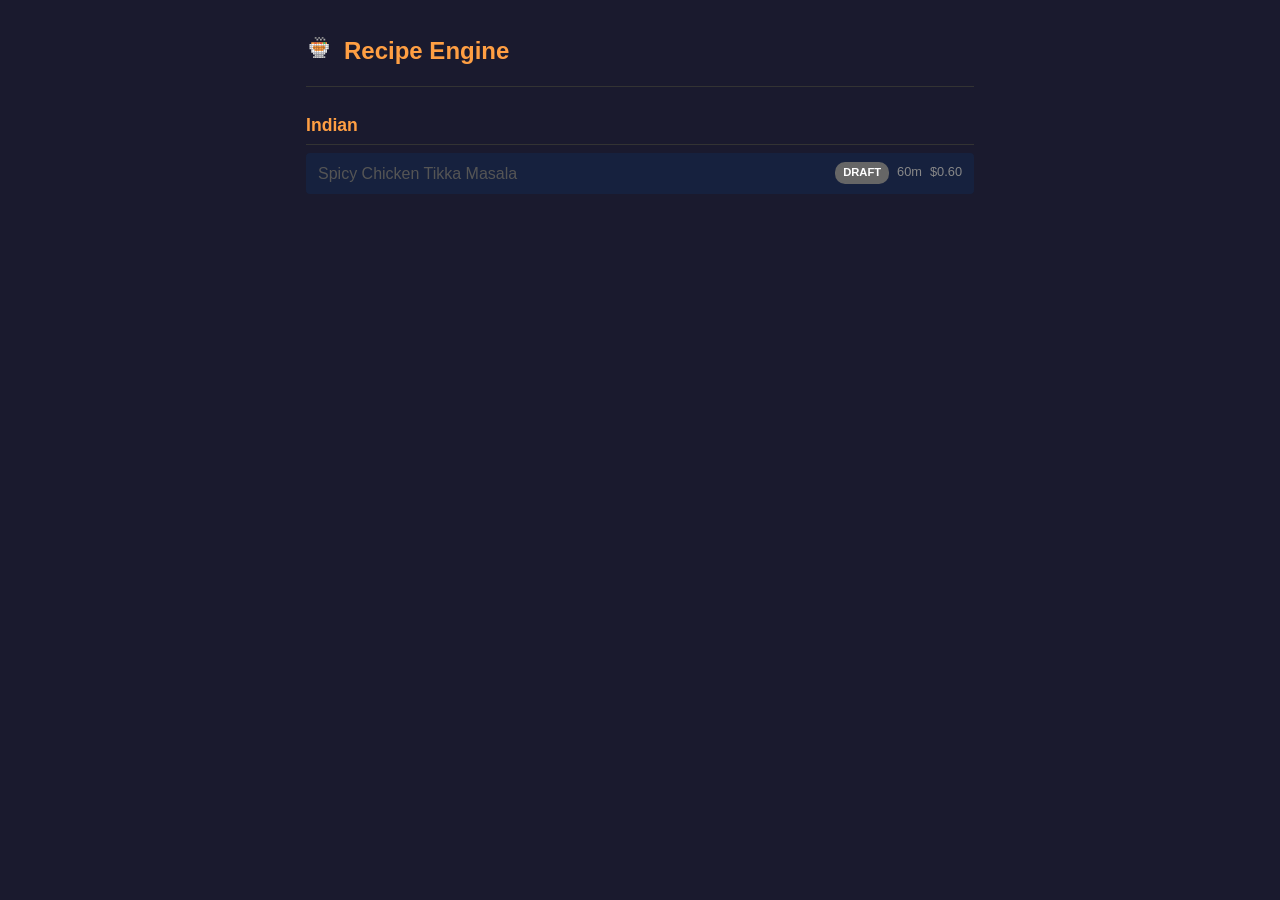
<file: docs/index.html>
<!DOCTYPE html>
<html lang="en">
<head>
  <meta charset="UTF-8">
  <meta name="viewport" content="width=device-width, initial-scale=1">
  <title>Recipe Engine</title>
  <link rel="stylesheet" href="style.css">
  <link rel="icon" href="favicon.svg" type="image/svg+xml">
</head>
<body>
  <div class="site-header">
    <h1><img src="favicon.svg" alt="" class="site-icon"> Recipe Engine</h1>
  </div>

  
  <div class="cuisine-group">
    <h2>Indian</h2>
    
    <div class="recipe-row draft">
      <a href="recipes/spicy-chicken-tikka-masala.html">Spicy Chicken Tikka Masala</a>
      <div class="recipe-meta">
        <span class="badge badge-draft">draft</span>
        
        <span>60m</span>
        
        
        <span>$0.60</span>
        
      </div>
    </div>
    
  </div>
  
</body>
</html>
</file>
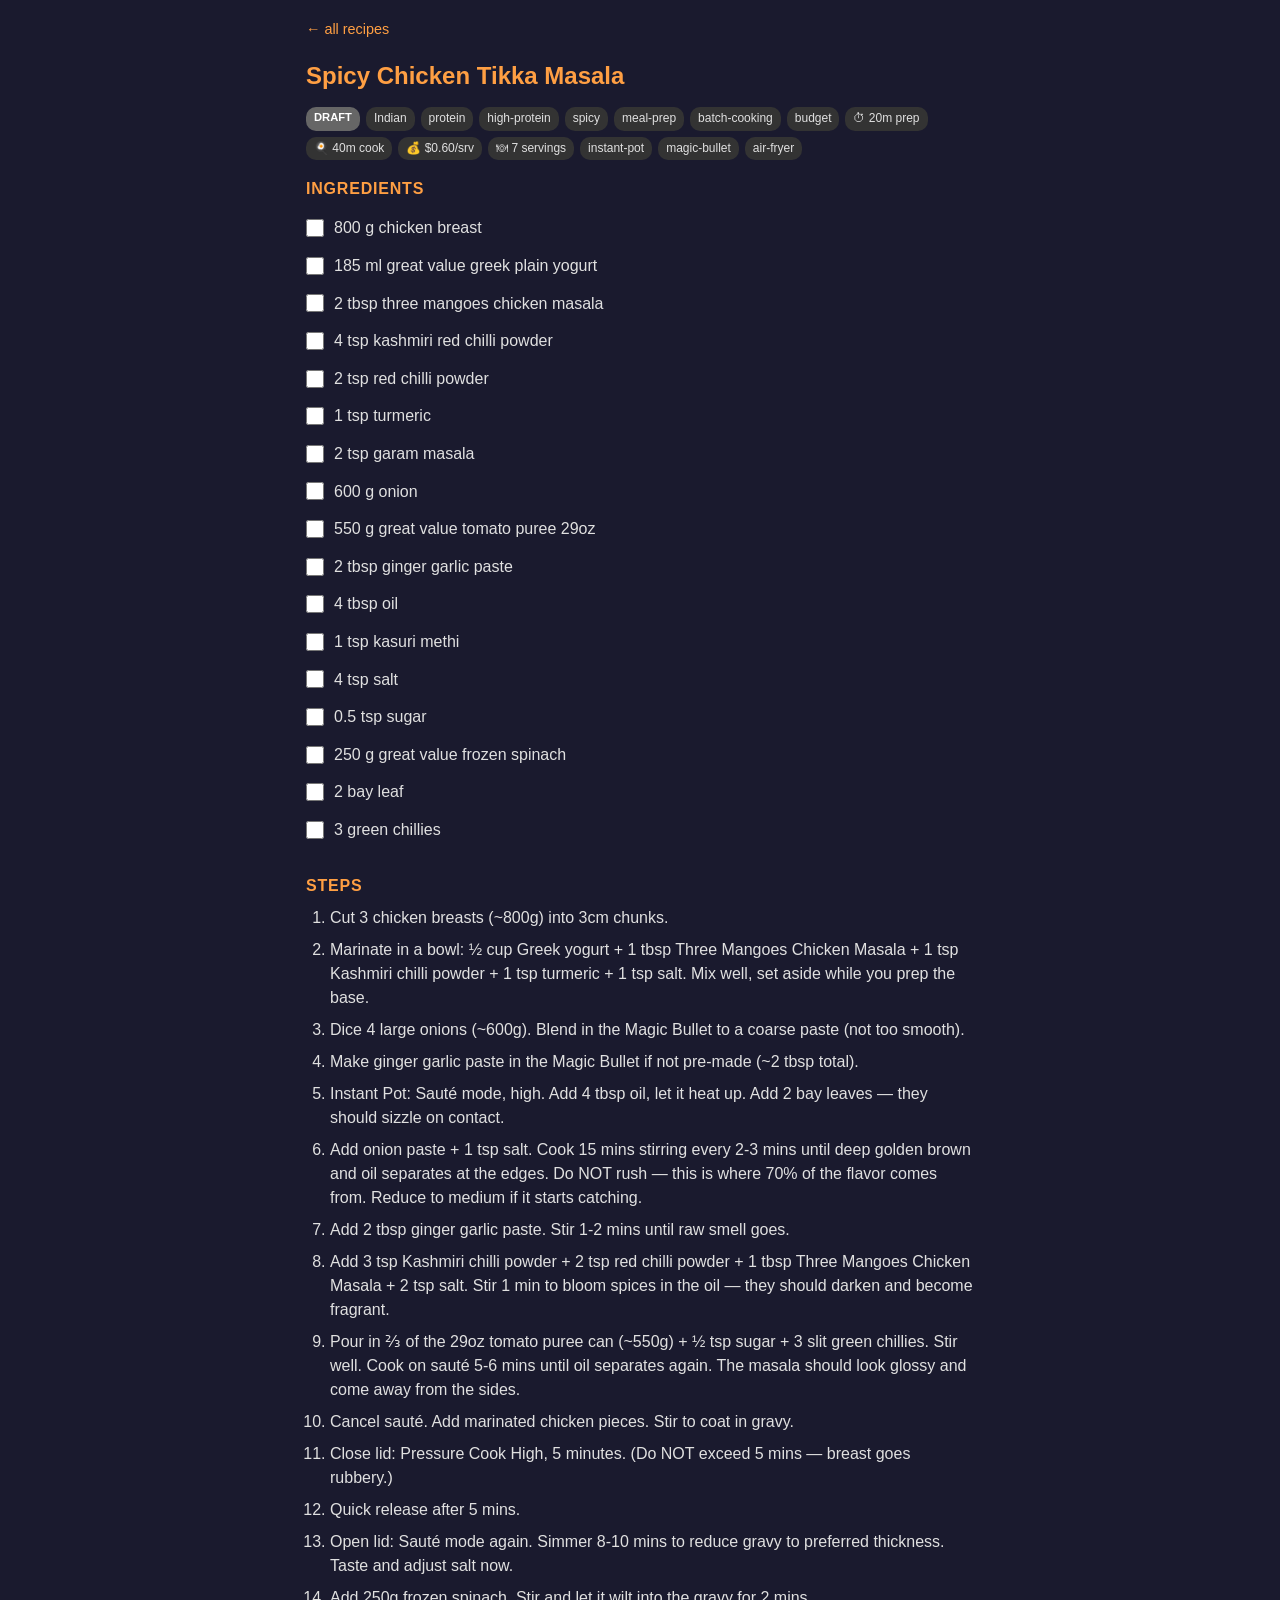
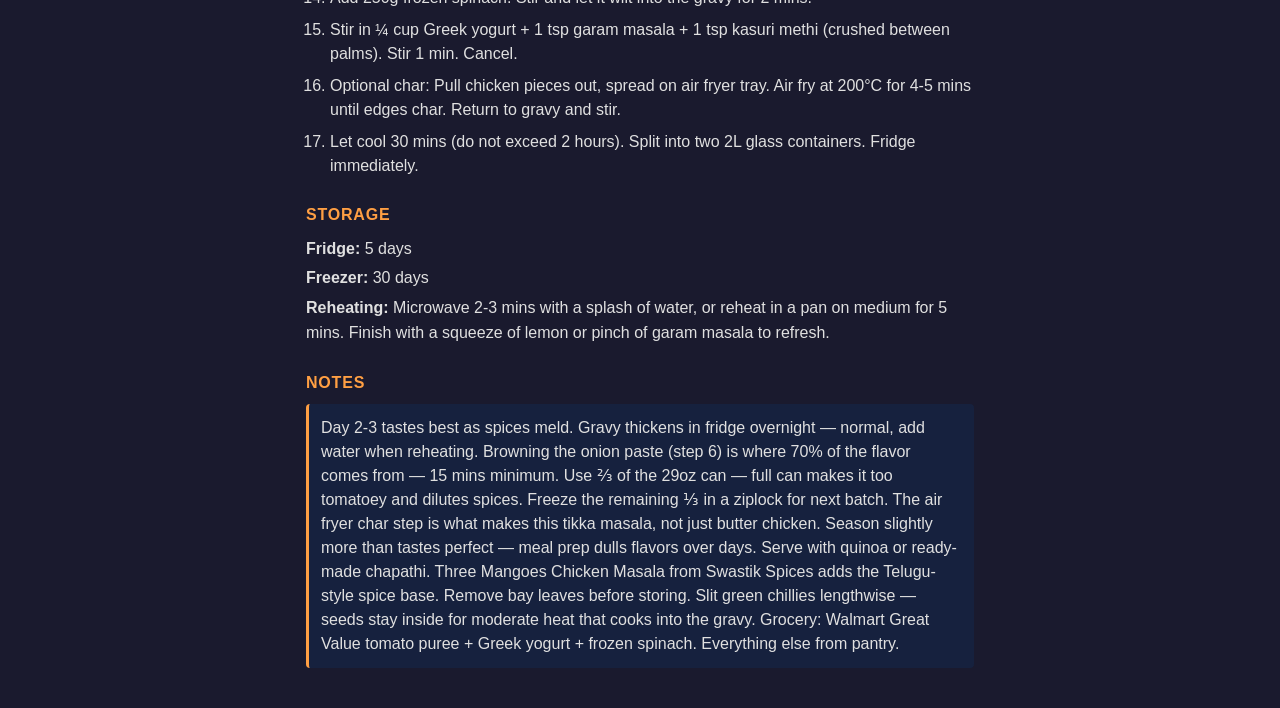
<file: docs/recipes/spicy-chicken-tikka-masala.html>
<!DOCTYPE html>
<html lang="en">
<head>
  <meta charset="UTF-8">
  <meta name="viewport" content="width=device-width, initial-scale=1">
  <title>Spicy Chicken Tikka Masala — Recipe Engine</title>
  <link rel="stylesheet" href="../style.css">
  <link rel="icon" href="../favicon.svg" type="image/svg+xml">
</head>
<body>
  <a href="../index.html" class="back-link">← all recipes</a>
  <h1 class="recipe-title">Spicy Chicken Tikka Masala</h1>

  <div class="recipe-badges">
    <span class="badge badge-draft">draft</span>
    <span class="meta-badge">Indian</span>
    <span class="meta-badge">protein</span>
    <span class="meta-badge">high-protein</span><span class="meta-badge">spicy</span><span class="meta-badge">meal-prep</span><span class="meta-badge">batch-cooking</span><span class="meta-badge">budget</span>
    <span class="meta-badge">⏱ 20m prep</span>
    <span class="meta-badge">🍳 40m cook</span>
    <span class="meta-badge">💰 $0.60/srv</span>
    <span class="meta-badge">🍽 7 servings</span>
    <span class="meta-badge">instant-pot</span><span class="meta-badge">magic-bullet</span><span class="meta-badge">air-fryer</span>
  </div>

  
  <div class="section">
    <h2>Ingredients</h2>
    
    <div class="ingredient" onclick="this.classList.toggle('checked'); this.querySelector('input').checked = this.classList.contains('checked');">
      <input type="checkbox" tabindex="-1">
      <label>800 g chicken breast</label>
    </div>
    
    <div class="ingredient" onclick="this.classList.toggle('checked'); this.querySelector('input').checked = this.classList.contains('checked');">
      <input type="checkbox" tabindex="-1">
      <label>185 ml great value greek plain yogurt</label>
    </div>
    
    <div class="ingredient" onclick="this.classList.toggle('checked'); this.querySelector('input').checked = this.classList.contains('checked');">
      <input type="checkbox" tabindex="-1">
      <label>2 tbsp three mangoes chicken masala</label>
    </div>
    
    <div class="ingredient" onclick="this.classList.toggle('checked'); this.querySelector('input').checked = this.classList.contains('checked');">
      <input type="checkbox" tabindex="-1">
      <label>4 tsp kashmiri red chilli powder</label>
    </div>
    
    <div class="ingredient" onclick="this.classList.toggle('checked'); this.querySelector('input').checked = this.classList.contains('checked');">
      <input type="checkbox" tabindex="-1">
      <label>2 tsp red chilli powder</label>
    </div>
    
    <div class="ingredient" onclick="this.classList.toggle('checked'); this.querySelector('input').checked = this.classList.contains('checked');">
      <input type="checkbox" tabindex="-1">
      <label>1 tsp turmeric</label>
    </div>
    
    <div class="ingredient" onclick="this.classList.toggle('checked'); this.querySelector('input').checked = this.classList.contains('checked');">
      <input type="checkbox" tabindex="-1">
      <label>2 tsp garam masala</label>
    </div>
    
    <div class="ingredient" onclick="this.classList.toggle('checked'); this.querySelector('input').checked = this.classList.contains('checked');">
      <input type="checkbox" tabindex="-1">
      <label>600 g onion</label>
    </div>
    
    <div class="ingredient" onclick="this.classList.toggle('checked'); this.querySelector('input').checked = this.classList.contains('checked');">
      <input type="checkbox" tabindex="-1">
      <label>550 g great value tomato puree 29oz</label>
    </div>
    
    <div class="ingredient" onclick="this.classList.toggle('checked'); this.querySelector('input').checked = this.classList.contains('checked');">
      <input type="checkbox" tabindex="-1">
      <label>2 tbsp ginger garlic paste</label>
    </div>
    
    <div class="ingredient" onclick="this.classList.toggle('checked'); this.querySelector('input').checked = this.classList.contains('checked');">
      <input type="checkbox" tabindex="-1">
      <label>4 tbsp oil</label>
    </div>
    
    <div class="ingredient" onclick="this.classList.toggle('checked'); this.querySelector('input').checked = this.classList.contains('checked');">
      <input type="checkbox" tabindex="-1">
      <label>1 tsp kasuri methi</label>
    </div>
    
    <div class="ingredient" onclick="this.classList.toggle('checked'); this.querySelector('input').checked = this.classList.contains('checked');">
      <input type="checkbox" tabindex="-1">
      <label>4 tsp salt</label>
    </div>
    
    <div class="ingredient" onclick="this.classList.toggle('checked'); this.querySelector('input').checked = this.classList.contains('checked');">
      <input type="checkbox" tabindex="-1">
      <label>0.5 tsp sugar</label>
    </div>
    
    <div class="ingredient" onclick="this.classList.toggle('checked'); this.querySelector('input').checked = this.classList.contains('checked');">
      <input type="checkbox" tabindex="-1">
      <label>250 g great value frozen spinach</label>
    </div>
    
    <div class="ingredient" onclick="this.classList.toggle('checked'); this.querySelector('input').checked = this.classList.contains('checked');">
      <input type="checkbox" tabindex="-1">
      <label>2 bay leaf</label>
    </div>
    
    <div class="ingredient" onclick="this.classList.toggle('checked'); this.querySelector('input').checked = this.classList.contains('checked');">
      <input type="checkbox" tabindex="-1">
      <label>3 green chillies</label>
    </div>
    
  </div>
  

  
  <div class="section">
    <h2>Steps</h2>
    <ol class="steps">
      
      <li>Cut 3 chicken breasts (~800g) into 3cm chunks.</li>
      
      <li>Marinate in a bowl: ½ cup Greek yogurt + 1 tbsp Three Mangoes Chicken Masala + 1 tsp Kashmiri chilli powder + 1 tsp turmeric + 1 tsp salt. Mix well, set aside while you prep the base.</li>
      
      <li>Dice 4 large onions (~600g). Blend in the Magic Bullet to a coarse paste (not too smooth).</li>
      
      <li>Make ginger garlic paste in the Magic Bullet if not pre-made (~2 tbsp total).</li>
      
      <li>Instant Pot: Sauté mode, high. Add 4 tbsp oil, let it heat up. Add 2 bay leaves — they should sizzle on contact.</li>
      
      <li>Add onion paste + 1 tsp salt. Cook 15 mins stirring every 2-3 mins until deep golden brown and oil separates at the edges. Do NOT rush — this is where 70% of the flavor comes from. Reduce to medium if it starts catching.</li>
      
      <li>Add 2 tbsp ginger garlic paste. Stir 1-2 mins until raw smell goes.</li>
      
      <li>Add 3 tsp Kashmiri chilli powder + 2 tsp red chilli powder + 1 tbsp Three Mangoes Chicken Masala + 2 tsp salt. Stir 1 min to bloom spices in the oil — they should darken and become fragrant.</li>
      
      <li>Pour in ⅔ of the 29oz tomato puree can (~550g) + ½ tsp sugar + 3 slit green chillies. Stir well. Cook on sauté 5-6 mins until oil separates again. The masala should look glossy and come away from the sides.</li>
      
      <li>Cancel sauté. Add marinated chicken pieces. Stir to coat in gravy.</li>
      
      <li>Close lid: Pressure Cook High, 5 minutes. (Do NOT exceed 5 mins — breast goes rubbery.)</li>
      
      <li>Quick release after 5 mins.</li>
      
      <li>Open lid: Sauté mode again. Simmer 8-10 mins to reduce gravy to preferred thickness. Taste and adjust salt now.</li>
      
      <li>Add 250g frozen spinach. Stir and let it wilt into the gravy for 2 mins.</li>
      
      <li>Stir in ¼ cup Greek yogurt + 1 tsp garam masala + 1 tsp kasuri methi (crushed between palms). Stir 1 min. Cancel.</li>
      
      <li>Optional char: Pull chicken pieces out, spread on air fryer tray. Air fry at 200°C for 4-5 mins until edges char. Return to gravy and stir.</li>
      
      <li>Let cool 30 mins (do not exceed 2 hours). Split into two 2L glass containers. Fridge immediately.</li>
      
    </ol>
  </div>
  

  
  <div class="section">
    <h2>Storage</h2>
    <div class="storage-info">
      <p><strong>Fridge:</strong> 5 days</p>
      <p><strong>Freezer:</strong> 30 days</p>
      <p><strong>Reheating:</strong> Microwave 2-3 mins with a splash of water, or reheat in a pan on medium for 5 mins. Finish with a squeeze of lemon or pinch of garam masala to refresh.</p>
    </div>
  </div>
  

  
  <div class="section">
    <h2>Notes</h2>
    <div class="notes">Day 2-3 tastes best as spices meld. Gravy thickens in fridge overnight — normal, add water when reheating. Browning the onion paste (step 6) is where 70% of the flavor comes from — 15 mins minimum. Use ⅔ of the 29oz can — full can makes it too tomatoey and dilutes spices. Freeze the remaining ⅓ in a ziplock for next batch. The air fryer char step is what makes this tikka masala, not just butter chicken. Season slightly more than tastes perfect — meal prep dulls flavors over days. Serve with quinoa or ready-made chapathi. Three Mangoes Chicken Masala from Swastik Spices adds the Telugu-style spice base. Remove bay leaves before storing. Slit green chillies lengthwise — seeds stay inside for moderate heat that cooks into the gravy. Grocery: Walmart Great Value tomato puree + Greek yogurt + frozen spinach. Everything else from pantry.
</div>
  </div>
  
</body>
</html>
</file>
<file: docs/style.css>
/* Recipe Engine — Dark theme, mobile-first */

:root {
  --bg: #1a1a2e;
  --bg-card: #16213e;
  --bg-hover: #0f3460;
  --text: #e0e0e0;
  --text-muted: #888;
  --text-dim: #555;
  --accent: #ff9f43;
  --green: #2ecc71;
  --orange: #ff9f43;
  --gray: #666;
  --border: #333;
}

* {
  margin: 0;
  padding: 0;
  box-sizing: border-box;
}

body {
  font-family: -apple-system, BlinkMacSystemFont, "Segoe UI", Roboto, Helvetica, Arial, sans-serif;
  background: var(--bg);
  color: var(--text);
  line-height: 1.6;
  padding: 16px;
  max-width: 700px;
  margin: 0 auto;
}

a {
  color: var(--accent);
  text-decoration: none;
}

a:hover {
  text-decoration: underline;
}

/* Header */
.site-header {
  padding: 16px 0;
  border-bottom: 1px solid var(--border);
  margin-bottom: 24px;
}

.site-header h1 {
  color: var(--accent);
  font-size: 1.5rem;
  display: flex;
  align-items: center;
  gap: 10px;
}

.site-icon {
  width: 28px;
  height: 28px;
  image-rendering: pixelated;
}

/* Cuisine group */
.cuisine-group {
  margin-bottom: 24px;
}

.cuisine-group h2 {
  color: var(--accent);
  font-size: 1.1rem;
  margin-bottom: 8px;
  padding-bottom: 4px;
  border-bottom: 1px solid var(--border);
}

/* Recipe list row */
.recipe-row {
  display: flex;
  justify-content: space-between;
  align-items: center;
  padding: 8px 12px;
  background: var(--bg-card);
  border-radius: 4px;
  margin-bottom: 4px;
}

.recipe-row:hover {
  background: var(--bg-hover);
}

.recipe-row a {
  color: var(--text);
  flex: 1;
}

.recipe-row.draft a {
  color: var(--text-dim);
}

.recipe-meta {
  display: flex;
  gap: 8px;
  font-size: 0.8rem;
  color: var(--text-muted);
  flex-shrink: 0;
}

/* Status badges */
.badge {
  display: inline-block;
  padding: 2px 8px;
  border-radius: 10px;
  font-size: 0.7rem;
  font-weight: bold;
  text-transform: uppercase;
}

.badge-staple {
  background: var(--green);
  color: #000;
}

.badge-tested {
  background: var(--orange);
  color: #000;
}

.badge-draft {
  background: var(--gray);
  color: #fff;
}

/* Recipe detail page */
.back-link {
  display: inline-block;
  margin-bottom: 16px;
  font-size: 0.9rem;
}

.recipe-title {
  color: var(--accent);
  font-size: 1.5rem;
  margin-bottom: 12px;
}

.recipe-badges {
  display: flex;
  flex-wrap: wrap;
  gap: 6px;
  margin-bottom: 16px;
}

.meta-badge {
  display: inline-block;
  padding: 2px 8px;
  border-radius: 10px;
  font-size: 0.75rem;
  background: var(--border);
}

/* Sections */
.section {
  margin-bottom: 24px;
}

.section h2 {
  color: var(--accent);
  font-size: 1rem;
  margin-bottom: 8px;
  text-transform: uppercase;
  letter-spacing: 0.05em;
}

/* Checkable ingredients */
.ingredient {
  display: flex;
  align-items: center;
  padding: 6px 0;
  cursor: pointer;
  user-select: none;
}

.ingredient input[type="checkbox"] {
  margin-right: 10px;
  accent-color: var(--accent);
  width: 18px;
  height: 18px;
  flex-shrink: 0;
}

.ingredient.checked label {
  text-decoration: line-through;
  color: var(--text-muted);
}

.ingredient label {
  cursor: pointer;
  font-size: 1rem;
}

/* Steps */
.steps {
  padding-left: 24px;
}

.steps li {
  margin-bottom: 8px;
  line-height: 1.5;
}

/* Storage */
.storage-info p {
  margin-bottom: 4px;
}

/* Notes */
.notes {
  background: var(--bg-card);
  padding: 12px;
  border-radius: 4px;
  border-left: 3px solid var(--accent);
  line-height: 1.5;
}
</file>
